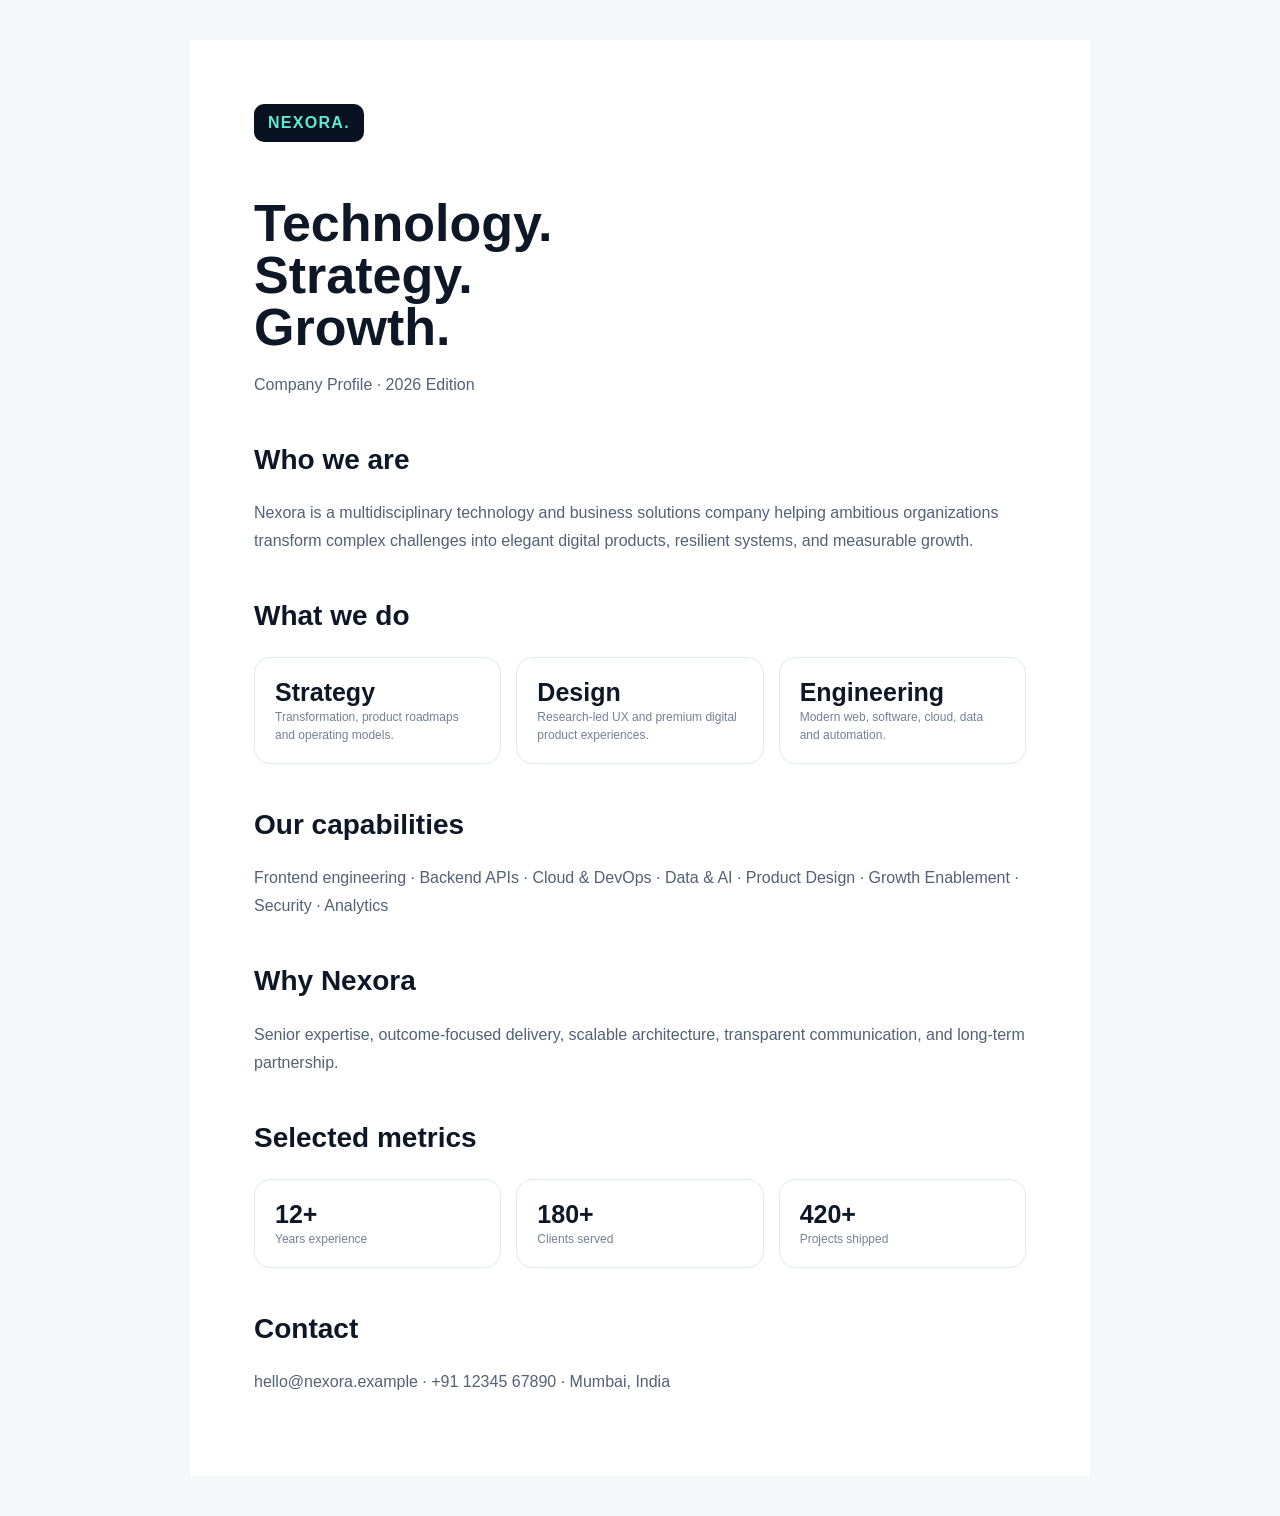
<file: company-profile.html>
<!DOCTYPE html>
<html lang="en">
<head>
<meta charset="UTF-8"><meta name="viewport" content="width=device-width, initial-scale=1.0">
<title>Nexora — Company Profile</title>
<style>
body{margin:0;font-family:Arial,Helvetica,sans-serif;color:#0d1726;background:#f5f8fb}
.page{max-width:900px;margin:40px auto;background:white;padding:64px;box-sizing:border-box}
.badge{display:inline-block;background:#07111f;color:#5eead4;padding:10px 14px;border-radius:10px;font-weight:800;letter-spacing:.08em}
h1{font-size:52px;line-height:1;margin:55px 0 18px} h2{margin-top:45px;font-size:28px} p{font-size:16px;line-height:1.75;color:#526174}
.grid{display:grid;grid-template-columns:repeat(3,1fr);gap:15px;margin-top:25px}.card{padding:20px;border:1px solid #e1e8ef;border-radius:16px}.card b{display:block;font-size:25px}.small{font-size:12px;color:#738196}
@media(max-width:700px){.page{margin:0;padding:30px 22px}h1{font-size:40px}.grid{grid-template-columns:1fr}}
@media print{body{background:white}.page{margin:0;max-width:none}}
</style>
</head>
<body><main class="page">
<span class="badge">NEXORA.</span>
<h1>Technology.<br>Strategy.<br>Growth.</h1>
<p>Company Profile · 2026 Edition</p>
<h2>Who we are</h2>
<p>Nexora is a multidisciplinary technology and business solutions company helping ambitious organizations transform complex challenges into elegant digital products, resilient systems, and measurable growth.</p>
<h2>What we do</h2>
<div class="grid"><div class="card"><b>Strategy</b><span class="small">Transformation, product roadmaps and operating models.</span></div><div class="card"><b>Design</b><span class="small">Research-led UX and premium digital product experiences.</span></div><div class="card"><b>Engineering</b><span class="small">Modern web, software, cloud, data and automation.</span></div></div>
<h2>Our capabilities</h2>
<p>Frontend engineering · Backend APIs · Cloud & DevOps · Data & AI · Product Design · Growth Enablement · Security · Analytics</p>
<h2>Why Nexora</h2>
<p>Senior expertise, outcome-focused delivery, scalable architecture, transparent communication, and long-term partnership.</p>
<h2>Selected metrics</h2>
<div class="grid"><div class="card"><b>12+</b><span class="small">Years experience</span></div><div class="card"><b>180+</b><span class="small">Clients served</span></div><div class="card"><b>420+</b><span class="small">Projects shipped</span></div></div>
<h2>Contact</h2><p>hello@nexora.example · +91 12345 67890 · Mumbai, India</p>
</main></body></html>
</file>
